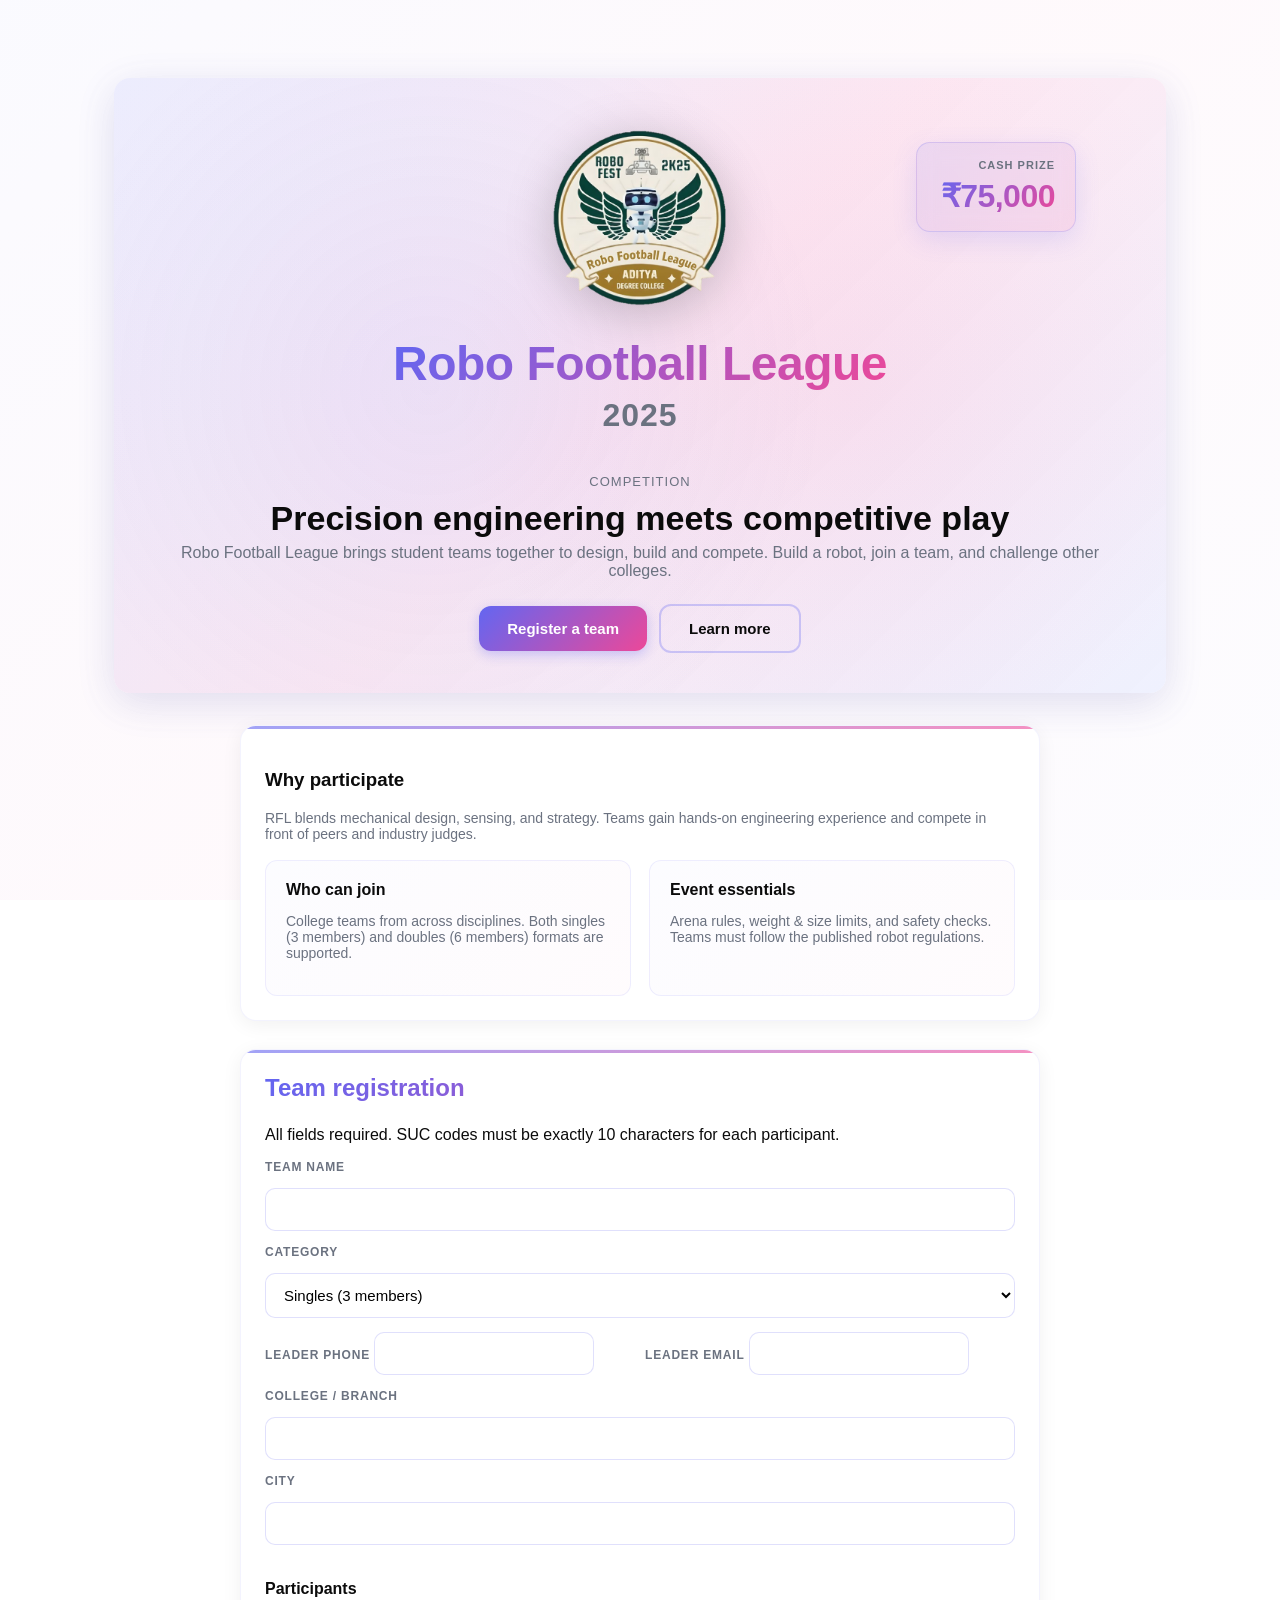
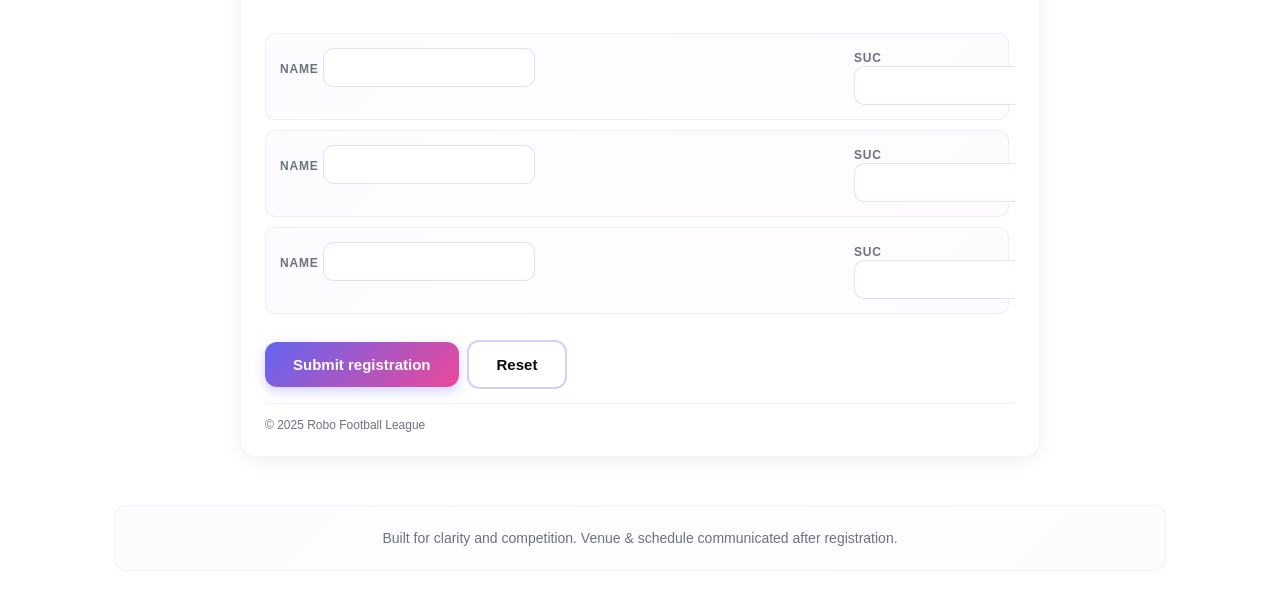
<file: index.html>
<!doctype html>
<html lang="en">
<head>
  <meta charset="utf-8" />
  <meta name="viewport" content="width=device-width,initial-scale=1" />
  <title>Robo Football League — Home</title>
  <meta name="description" content="Robo Football League 2025 — Home & Registration" />
  <link rel="stylesheet" href="style.css">
</head>
<body>
  <a class="skip" href="#register">Skip to registration</a>

  <div class="wrap">
    <header class="site-header">
      <nav aria-label="Primary navigation" class="primary-nav">
        <a href="index.html">Home</a>
        <a href="about.html">About</a>
        <a href="#register">Register</a>
      </nav>
    </header>

    <section class="hero centered" role="region" aria-labelledby="heroTitle">
      <div class="hero-inner">
        <div class="hero-brand" id="heroBrand">
          <img src="Picture3.png" alt="RFL" class="hero-logo"/>
          <div class="hero-title-wrapper">
            <div class="hero-title-main">Robo Football League</div>
            <div class="hero-title-year">2025</div>
          </div>
        </div>
        <div class="hero-prize" id="heroPrize">
          <div class="prize-label">Cash Prize</div>
          <div class="prize-amount">₹75,000</div>
        </div>
        <div class="eyebrow">Competition</div>
        <h1 id="heroTitle">Precision engineering meets competitive play</h1>
        <p class="lead">Robo Football League brings student teams together to design, build and compete. Build a robot, join a team, and challenge other colleges.</p>
        <div class="hero-buttons" style="margin-top:24px;display:flex;gap:12px;justify-content:center;align-items:center;flex-wrap:wrap">
          <a class="btn" href="#register" style="text-decoration:none;display:inline-block">Register a team</a>
          <a class="btn secondary" href="about.html" style="text-decoration:none;display:inline-block">Learn more</a>
        </div>
      </div>
    </section>

    <main class="content-grid">
      <section class="card quick-info about-teaser" id="about-teaser">
        <h3>Why participate</h3>
        <p class="muted">RFL blends mechanical design, sensing, and strategy. Teams gain hands-on engineering experience and compete in front of peers and industry judges.</p>

        <div class="info-columns" style="margin-top:18px">
          <div class="info-block">
            <h4>Who can join</h4>
            <p class="muted">College teams from across disciplines. Both singles (3 members) and doubles (6 members) formats are supported.</p>
          </div>

          <div class="info-block">
            <h4>Event essentials</h4>
            <p class="muted">Arena rules, weight & size limits, and safety checks. Teams must follow the published robot regulations.</p>
          </div>
        </div>
      </section>

      <!-- Registration card stays on Home for quick access -->
      <aside class="card register-card" id="register" aria-labelledby="formHeading">
        <h3 id="formHeading">Team registration</h3>
        <p class="foot-note">All fields required. SUC codes must be exactly 10 characters for each participant.</p>

        <form id="registrationForm" novalidate>
          <label for="teamName">Team name</label>
          <input id="teamName" name="teamName" required />

          <label for="category">Category</label>
          <select id="category" name="category" required>
            <option value="Singles">Singles (3 members)</option>
            <option value="Doubles">Doubles (6 members)</option>
          </select>

          <div class="row">
            <div>
              <label for="leaderPhone">Leader phone</label>
              <input id="leaderPhone" name="leaderPhone" type="tel" required />
            </div>
            <div>
              <label for="leaderEmail">Leader email</label>
              <input id="leaderEmail" name="leaderEmail" type="email" required />
            </div>
          </div>

          <label for="collegeBranch">College / Branch</label>
          <input id="collegeBranch" name="collegeBranch" required />

          <label for="city">City</label>
          <input id="city" name="city" required />

          <h4>Participants</h4>
          <div id="participants" class="participants" aria-live="polite"></div>

          <div class="button-row" style="align-items:center">
            <button class="btn" type="submit">Submit registration</button>
            <button class="btn secondary" type="button" id="resetForm">Reset</button>
            <div id="formStatus" class="muted status" role="status" aria-live="polite" style="margin-left:8px"></div>
          </div>
        </form>

        <footer class="card-foot">© 2025 Robo Football League</footer>
      </aside>
    </main>

    <footer class="site-foot">
      <div class="muted">Built for clarity and competition. Venue & schedule communicated after registration.</div>
    </footer>
  </div>

  <script src="script.js"></script>
</body>
</html>
</file>
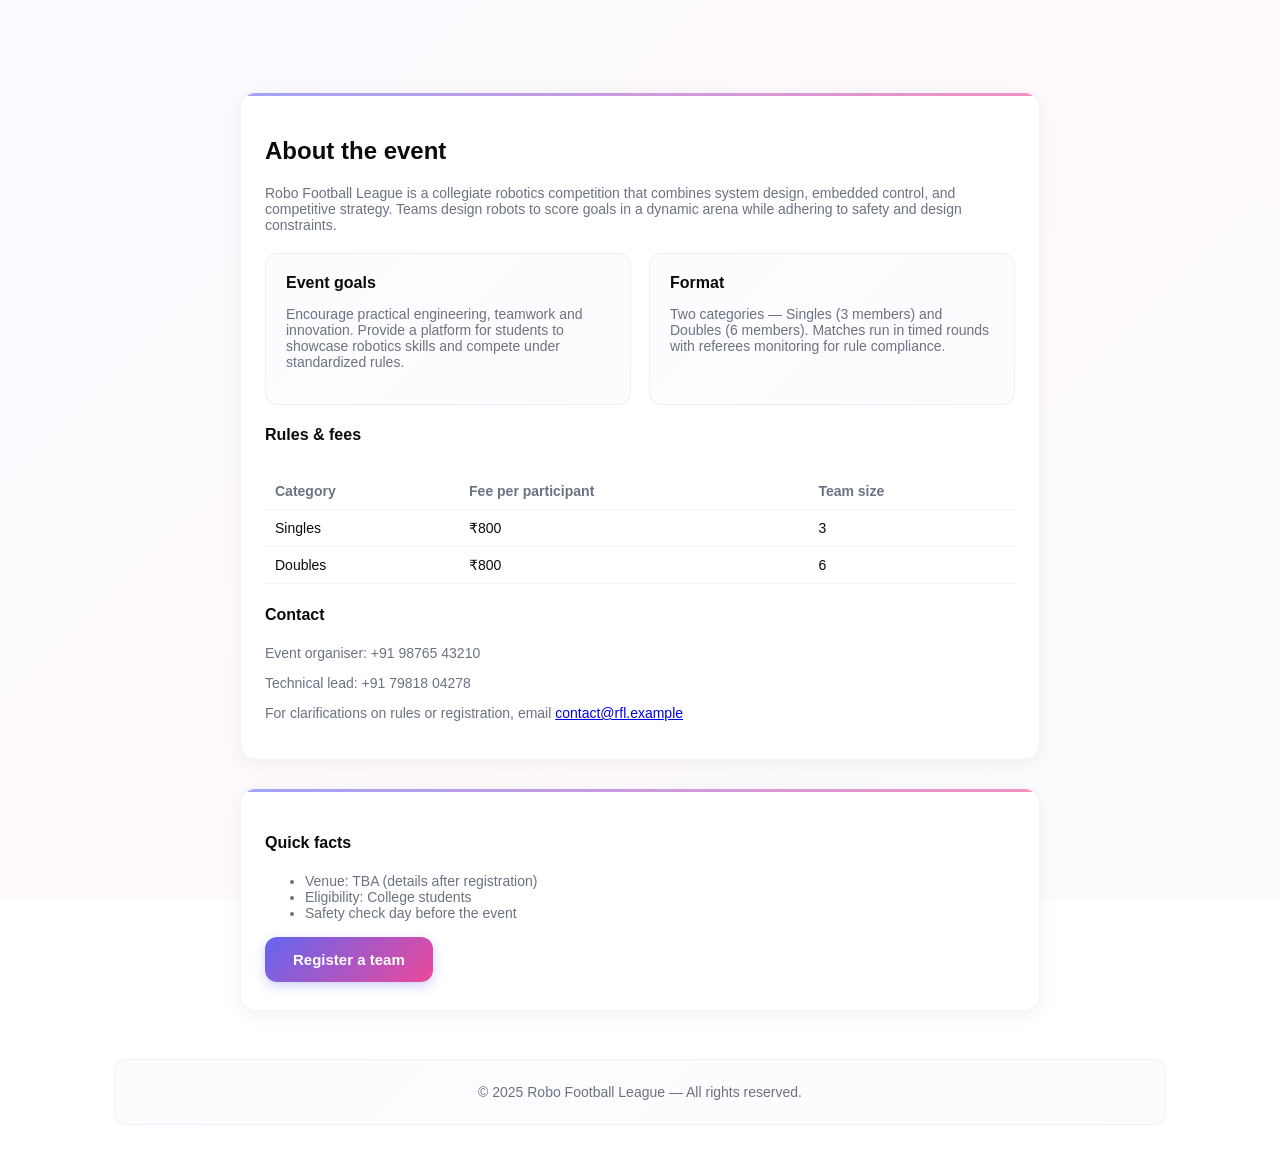
<file: about.html>
<!doctype html>
<html lang="en">
<head>
  <meta charset="utf-8" />
  <meta name="viewport" content="width=device-width,initial-scale=1" />
  <title>About — Robo Football League</title>
  <meta name="description" content="About Robo Football League — rules, contact, and event details" />
  <link rel="stylesheet" href="style.css">
</head>
<body>
  <a class="skip" href="#main-content">Skip to content</a>

  <div class="wrap">
    <header class="site-header">
      <div class="brand">
        <img src="Picture3.png" alt="RFL" class="logo"/>
        <div>
          <div class="site-title">Robo Football League</div>
          <div class="muted small">About · 2025</div>
        </div>
      </div>
      <nav aria-label="Primary navigation" class="primary-nav">
        <a href="index.html">Home</a>
        <a href="about.html">About</a>
        <a href="index.html#register">Register</a>
      </nav>
    </header>

    <main id="main-content" class="content-grid">
      <section class="card about" id="about">
        <h2>About the event</h2>
        <p class="muted">Robo Football League is a collegiate robotics competition that combines system design, embedded control, and competitive strategy. Teams design robots to score goals in a dynamic arena while adhering to safety and design constraints.</p>

        <div class="info-columns" style="margin-top:20px">
          <div class="info-block">
            <h4>Event goals</h4>
            <p class="muted">Encourage practical engineering, teamwork and innovation. Provide a platform for students to showcase robotics skills and compete under standardized rules.</p>
          </div>

          <div class="info-block">
            <h4>Format</h4>
            <p class="muted">Two categories — Singles (3 members) and Doubles (6 members). Matches run in timed rounds with referees monitoring for rule compliance.</p>
          </div>
        </div>

        <div class="rules" style="margin-top:20px">
          <h4>Rules & fees</h4>
          <div class="table-wrap">
            <table>
              <thead><tr><th>Category</th><th>Fee per participant</th><th>Team size</th></tr></thead>
              <tbody>
                <tr><td>Singles</td><td>₹800</td><td>3</td></tr>
                <tr><td>Doubles</td><td>₹800</td><td>6</td></tr>
              </tbody>
            </table>
          </div>
        </div>

        <div class="contact" style="margin-top:20px">
          <h4>Contact</h4>
          <p class="muted">Event organiser: +91 98765 43210</p>
          <p class="muted">Technical lead: +91 79818 04278</p>
          <p style="margin-top:12px" class="muted">For clarifications on rules or registration, email <a href="mailto:contact@rfl.example">contact@rfl.example</a></p>
        </div>
      </section>

      <aside class="card" style="min-width:300px">
        <h4>Quick facts</h4>
        <ul class="muted">
          <li>Venue: TBA (details after registration)</li>
          <li>Eligibility: College students</li>
          <li>Safety check day before the event</li>
        </ul>

        <div style="margin-top:16px">
          <a class="btn" href="index.html#register" style="text-decoration:none;display:inline-block">Register a team</a>
        </div>
      </aside>
    </main>

    <footer class="site-foot">
      <div class="muted">© 2025 Robo Football League — All rights reserved.</div>
    </footer>
  </div>
</body>
</html>
</file>
<file: style.css>
/* Core variables and layout adjustments for responsive clarity */
:root{
  --bg:#ffffff; --panel:#ffffff; --text:#0b0b0b; --muted:#6b7280; --accent:#0071e3; --radius:14px; --container:1100px;
  --shadow:0 10px 40px rgba(12,12,12,0.06);
}
*{box-sizing:border-box}
html,body{height:100%;margin:0;font-family: -apple-system,BlinkMacSystemFont,"Segoe UI",Roboto,"Helvetica Neue",Arial; color:var(--text); background:linear-gradient(135deg, rgba(99, 102, 241, 0.03) 0%, rgba(236, 72, 153, 0.03) 50%, rgba(99, 102, 241, 0.02) 100%), #ffffff;background-attachment:fixed}
body.scrolled{padding-top:0}
.skip{position:absolute;left:-9999px;top:auto;width:1px;height:1px;overflow:hidden}
.skip:focus{left:8px;top:8px;width:auto;height:auto;padding:8px;background:#000;color:#fff;border-radius:6px;text-decoration:none}
.wrap{max-width:var(--container);margin:36px auto;padding:24px;transition:margin-top 0.5s cubic-bezier(0.4, 0, 0.2, 1)}
body.scrolled .wrap{margin-top:24px}
.site-header{display:none}
.primary-nav{display:none}

/* Hero */
.hero{display:flex;align-items:center;justify-content:center;margin-top:18px;padding:40px;border-radius:16px;background:linear-gradient(135deg, rgba(99, 102, 241, 0.12) 0%, rgba(236, 72, 153, 0.12) 50%, rgba(99, 102, 241, 0.08) 100%), linear-gradient(180deg,#ffffff,#fbfdff);box-shadow:0 10px 40px rgba(99, 102, 241, 0.1), var(--shadow);position:relative;overflow:hidden}
.hero::before{content:'';position:absolute;top:0;left:0;right:0;bottom:0;background:radial-gradient(circle at 30% 50%, rgba(99, 102, 241, 0.08) 0%, transparent 50%), radial-gradient(circle at 70% 50%, rgba(236, 72, 153, 0.08) 0%, transparent 50%);pointer-events:none;z-index:0;animation:gradientShift 8s ease infinite}
@keyframes gradientShift{0%,100%{opacity:1}50%{opacity:0.7}}
.hero-inner{max-width:920px;text-align:center;position:relative;z-index:1}
.eyebrow{font-size:13px;color:var(--muted);text-transform:uppercase;letter-spacing:1px;margin-top:24px}
h1{font-size:clamp(22px,3.2vw,34px);margin:12px 0 8px;font-weight:700;line-height:1.05}
.lead{font-size:clamp(13px,1.6vw,16px);color:var(--muted);margin:0}
.hero-buttons{display:flex;gap:12px;justify-content:center;align-items:center;flex-wrap:wrap;margin-top:24px}
.hero-buttons .btn{display:inline-flex;align-items:center;justify-content:center;min-height:44px}

/* Hero Brand (Logo + Title) - Centered */
.hero-brand{display:flex;flex-direction:column;align-items:center;justify-content:center;gap:20px;margin-bottom:40px;transition:all 0.6s cubic-bezier(0.25, 0.46, 0.45, 0.94);position:relative;z-index:2;will-change:transform, opacity}
.hero-logo{width:200px;height:200px;border-radius:24px;object-fit:contain;transition:all 0.6s cubic-bezier(0.25, 0.46, 0.45, 0.94);filter:drop-shadow(0 8px 24px rgba(0,0,0,0.2));will-change:transform, width, height}
.hero-title-wrapper{text-align:center}
.hero-title-main{font-size:clamp(32px,5vw,48px);font-weight:800;letter-spacing:-0.5px;color:var(--text);line-height:1.1;margin-bottom:6px;transition:all 0.5s cubic-bezier(0.4, 0, 0.2, 1);background:linear-gradient(135deg, #6366f1 0%, #ec4899 100%);-webkit-background-clip:text;-webkit-text-fill-color:transparent;background-clip:text}
.hero-title-year{font-size:clamp(20px,3vw,32px);font-weight:700;color:var(--muted);letter-spacing:1px;transition:all 0.5s cubic-bezier(0.4, 0, 0.2, 1)}

/* Cash Prize Element */
.hero-prize{position:absolute;top:24px;right:24px;text-align:right;padding:16px 20px;background:linear-gradient(135deg, rgba(99, 102, 241, 0.1) 0%, rgba(236, 72, 153, 0.1) 100%);backdrop-filter:blur(10px);border-radius:14px;border:1px solid rgba(99, 102, 241, 0.2);box-shadow:0 8px 24px rgba(99, 102, 241, 0.15);transition:all 0.6s cubic-bezier(0.25, 0.46, 0.45, 0.94);min-width:160px;z-index:1003;will-change:transform, opacity}
.hero-prize .prize-label{font-size:11px;color:var(--muted);text-transform:uppercase;letter-spacing:1px;margin-bottom:6px;font-weight:600}
.hero-prize .prize-amount{font-size:32px;font-weight:800;background:linear-gradient(135deg, #6366f1 0%, #ec4899 100%);-webkit-background-clip:text;-webkit-text-fill-color:transparent;background-clip:text;line-height:1.2;letter-spacing:-0.5px}

/* Scroll state: brand moves to top left */
body.scrolled .hero-brand{position:fixed;top:12px;left:24px;flex-direction:row;gap:10px;margin-bottom:0;z-index:1003;background:rgba(255,255,255,0.9);backdrop-filter:blur(20px);padding:8px 14px;border-radius:12px;box-shadow:0 4px 20px rgba(0,0,0,0.1);border:1px solid rgba(99, 102, 241, 0.1);transform:translateZ(0);opacity:1;align-items:center;display:flex}
body.scrolled .hero-logo{width:36px;height:36px;transform:translateZ(0);flex-shrink:0}
body.scrolled .hero-title-main{font-size:15px;margin-bottom:0;background:linear-gradient(135deg, #6366f1 0%, #ec4899 100%);-webkit-background-clip:text;-webkit-text-fill-color:transparent;background-clip:text;transition:font-size 0.6s cubic-bezier(0.25, 0.46, 0.45, 0.94);white-space:nowrap}
body.scrolled .hero-title-year{font-size:12px;display:inline;margin-left:4px;color:var(--muted);transition:font-size 0.6s cubic-bezier(0.25, 0.46, 0.45, 0.94)}
body.scrolled .hero-title-wrapper{display:flex;align-items:center;gap:4px}

/* Scroll state: prize moves to top right */
body.scrolled .hero-prize{position:fixed;top:12px;right:24px;transform:translateZ(0);z-index:1003;padding:8px 14px;min-width:140px;background:rgba(255,255,255,0.9);backdrop-filter:blur(20px);box-shadow:0 4px 20px rgba(0,0,0,0.1);border:1px solid rgba(236, 72, 153, 0.2);opacity:1;display:flex;flex-direction:column;align-items:flex-end;justify-content:center;gap:2px;border-radius:12px}
body.scrolled .hero-prize .prize-label{font-size:9px;margin-bottom:0;line-height:1;text-align:right}
body.scrolled .hero-prize .prize-amount{font-size:18px;line-height:1.2}

/* Grid */
.content-grid{display:flex;flex-direction:column;gap:28px;margin-top:32px;align-items:stretch;max-width:800px;margin-left:auto;margin-right:auto}
.content-grid .card:first-child{margin-bottom:0}
.card{background:var(--panel);border-radius:16px;padding:24px;box-shadow:0 4px 20px rgba(0,0,0,0.06);border:1px solid rgba(99, 102, 241, 0.08);position:relative;overflow:hidden;transition:all 0.4s cubic-bezier(0.4, 0, 0.2, 1)}
.card::before{content:'';position:absolute;top:0;left:0;right:0;height:3px;background:linear-gradient(90deg, #6366f1 0%, #ec4899 100%);opacity:0.6;transition:opacity 0.3s ease}
.card:hover{transform:translateY(-2px);box-shadow:0 8px 30px rgba(99, 102, 241, 0.12);border-color:rgba(99, 102, 241, 0.15)}
.card:hover::before{opacity:1}
.about h3, .register-card h3{margin-top:0;font-size:24px;font-weight:700;background:linear-gradient(135deg, #6366f1 0%, #ec4899 100%);-webkit-background-clip:text;-webkit-text-fill-color:transparent;background-clip:text}

.info-columns{display:flex;gap:18px}
.info-block{flex:1;padding:20px;border-radius:12px;border:1px solid rgba(99, 102, 241, 0.1);background:linear-gradient(135deg, rgba(99, 102, 241, 0.02) 0%, rgba(236, 72, 153, 0.02) 100%);transition:all 0.3s ease;position:relative;overflow:hidden}
.info-block::before{content:'';position:absolute;top:0;left:0;width:4px;height:100%;background:linear-gradient(180deg, #6366f1 0%, #ec4899 100%);opacity:0;transition:opacity 0.3s ease}
.info-block:hover{border-color:rgba(99, 102, 241, 0.2);transform:translateY(-2px);box-shadow:0 4px 12px rgba(99, 102, 241, 0.08)}
.info-block:hover::before{opacity:1}
.info-block h4{margin:0 0 8px;font-weight:700;color:var(--text);font-size:16px}
.muted{color:var(--muted);font-size:14px}

.table-wrap{overflow:auto}
table{width:100%;border-collapse:collapse;margin-top:8px;min-width:480px}
th,td{padding:10px;text-align:left;border-bottom:1px solid #f3f6f9;font-size:14px}
th{color:var(--muted);font-weight:600}

/* Form */
form{display:flex;flex-direction:column;gap:14px}
label{font-size:12px;color:var(--muted);text-transform:uppercase;letter-spacing:0.8px;font-weight:600}
input,select,button{font-size:15px;padding:12px 14px;border-radius:10px;border:1px solid rgba(99, 102, 241, 0.2);transition:all 0.3s ease;background:var(--bg)}
input:focus,select:focus{outline:none;border-color:#6366f1;box-shadow:0 0 0 3px rgba(99, 102, 241, 0.1);background:var(--bg)}
input:hover,select:hover{border-color:rgba(99, 102, 241, 0.3)}
.row{display:grid;grid-template-columns:1fr 1fr;gap:10px}
.participants{display:flex;flex-direction:column;gap:10px;max-height:360px;overflow:auto;padding-right:6px}
.participant{display:grid;grid-template-columns:1fr 140px;gap:8px;align-items:start;padding:14px;border-radius:10px;border:1px solid rgba(99, 102, 241, 0.1);background:linear-gradient(135deg, rgba(99, 102, 241, 0.02) 0%, rgba(236, 72, 153, 0.02) 100%);transition:all 0.3s ease}
.participant:hover{border-color:rgba(99, 102, 241, 0.2);box-shadow:0 2px 8px rgba(99, 102, 241, 0.08)}
.participant input{padding:10px}

.btn{background:linear-gradient(135deg, #6366f1 0%, #ec4899 100%);color:white;border:none;padding:14px 28px;border-radius:12px;font-weight:600;cursor:pointer;transition:all 0.3s ease;box-shadow:0 4px 12px rgba(99, 102, 241, 0.3);position:relative;overflow:hidden;font-size:15px}
.btn::before{content:'';position:absolute;top:0;left:-100%;width:100%;height:100%;background:linear-gradient(135deg, rgba(255,255,255,0.2) 0%, transparent 100%);transition:left 0.5s ease}
.btn:hover{transform:translateY(-2px);box-shadow:0 6px 20px rgba(99, 102, 241, 0.4)}
.btn:hover::before{left:100%}
.btn.secondary{background:transparent;color:var(--text);border:2px solid rgba(99, 102, 241, 0.3);box-shadow:none;position:relative;padding:14px 28px}
.btn.secondary::before{display:none}
.btn.secondary:hover{background:linear-gradient(135deg, rgba(99, 102, 241, 0.05) 0%, rgba(236, 72, 153, 0.05) 100%);border-color:rgba(99, 102, 241, 0.5);color:#6366f1}
.status{font-size:13px}
.card-foot{margin-top:14px;color:var(--muted);font-size:12px;padding-top:14px;border-top:1px solid rgba(99, 102, 241, 0.1)}
.site-foot{margin-top:48px;text-align:center;color:var(--muted);font-size:13px;padding:24px;background:linear-gradient(135deg, rgba(99, 102, 241, 0.02) 0%, rgba(236, 72, 153, 0.02) 100%);border-radius:12px;border:1px solid rgba(99, 102, 241, 0.08)}
.small{font-size:13px}
.button-row{display:flex;gap:8px;margin-top:12px}
.small-block{display:block;margin-bottom:8px}

/* Responsive adjustments */
@media (max-width:1000px){
  .wrap{padding:20px}
  .content-grid{max-width:100%}
  .hero-prize{position:static;margin:20px auto 0;display:inline-block;text-align:center;top:auto;right:auto}
  body.scrolled .hero-prize{position:fixed;top:12px;right:20px;z-index:1003;transform:translateZ(0);padding:8px 12px}
  body.scrolled .hero-prize .prize-amount{font-size:18px}
  body.scrolled .hero-brand{left:20px;top:12px;padding:8px 12px;transform:translateZ(0)}
  .hero-logo{width:180px;height:180px}
}

@media (max-width:820px){
  .site-header{padding:10px 16px}
  .primary-nav{gap:16px;font-size:14px}
  .content-grid{gap:18px;max-width:100%}
  .hero{padding:28px}
  .hero-inner{text-align:center}
  .hero-brand{flex-direction:column;justify-content:center;margin-bottom:24px}
  .hero-logo{width:150px;height:150px}
  .hero-title-main{text-align:center}
  .hero-prize{position:static;transform:none;margin:20px auto 0;text-align:center;display:inline-block;width:auto;top:auto;right:auto}
  body.scrolled{padding-top:0}
  body.scrolled .hero-prize{position:fixed;top:12px;right:14px;z-index:1003;transform:translateZ(0);padding:8px 12px}
  body.scrolled .hero-prize .prize-amount{font-size:16px}
  body.scrolled .hero-brand{left:14px;top:12px;padding:8px 12px;flex-direction:row;transform:translateZ(0)}
  body.scrolled .hero-logo{width:36px;height:36px}
  body.scrolled .hero-title-main{font-size:14px}
  body.scrolled .hero-title-year{font-size:11px}
  .about .info-columns{flex-direction:column}
  .info-block{padding:12px}
}

@media (max-width:520px){
  .wrap{margin:18px auto;padding:14px}
  .site-header{padding:8px 14px}
  .primary-nav{gap:12px;font-size:13px}
  h1{font-size:20px}
  .lead{font-size:13px}
  .hero{padding:24px}
  .hero-brand{gap:16px;margin-bottom:20px}
  .hero-logo{width:130px;height:130px}
  .hero-title-main{font-size:24px}
  .hero-title-year{font-size:16px}
  .hero-prize{padding:14px 18px;min-width:auto}
  .hero-prize .prize-amount{font-size:28px}
  .hero-buttons{flex-direction:column;width:100%}
  .hero-buttons .btn{width:100%;max-width:280px}
  body.scrolled{padding-top:0}
  body.scrolled .hero-brand{left:14px;top:12px;padding:6px 10px;gap:8px;flex-direction:row;transform:translateZ(0)}
  body.scrolled .hero-logo{width:32px;height:32px;transform:translateZ(0)}
  body.scrolled .hero-title-main{font-size:13px}
  body.scrolled .hero-title-year{font-size:11px;margin-left:3px}
  body.scrolled .hero-prize{right:14px;top:12px;z-index:1003;transform:translateZ(0);padding:6px 10px}
  body.scrolled .hero-prize .prize-amount{font-size:16px}
  body.scrolled .hero-prize .prize-label{font-size:9px}
  .row{grid-template-columns:1fr}
  .participant{grid-template-columns:1fr;gap:6px}
  .participant input{width:100%}
  .card{padding:16px}
  input,select,button{padding:12px}
  table{min-width:380px}
}

/* Large-screen polish */
@media (min-width:1400px){
  .wrap{max-width:1300px}
  .hero{padding:56px}
}
</file>
